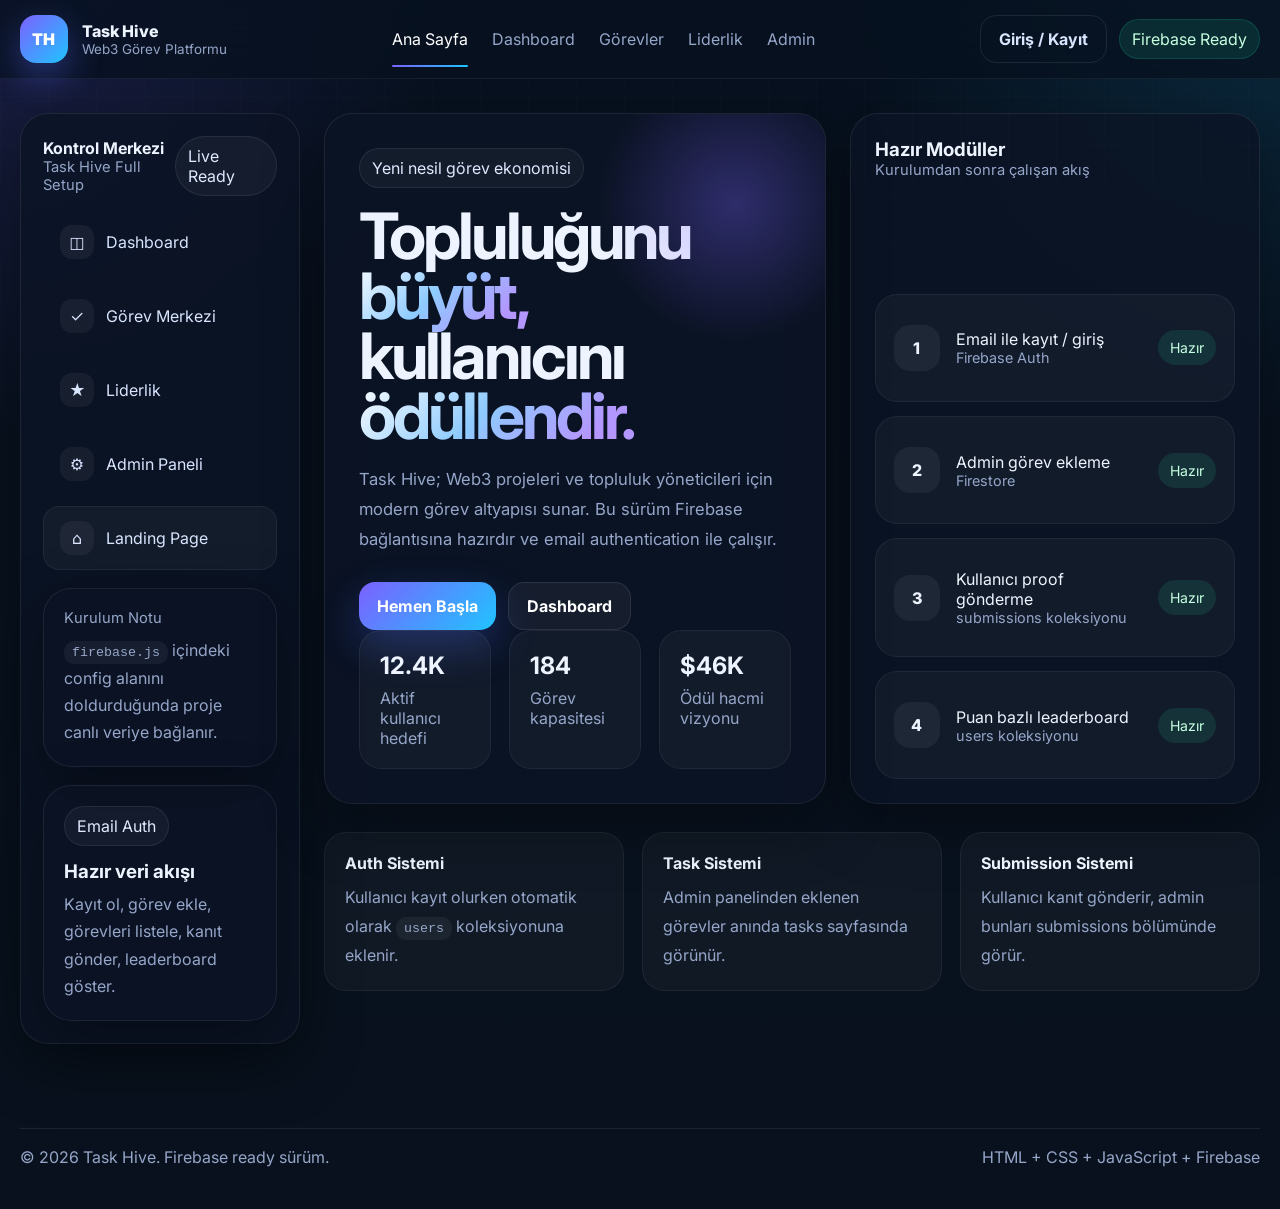
<file: index.html>
<!DOCTYPE html>
<html lang="tr">
<head>
  <meta charset="UTF-8" />
  <meta name="viewport" content="width=device-width, initial-scale=1.0" />
  <title>Task Hive | Ana Sayfa</title>
  <link rel="preconnect" href="https://fonts.googleapis.com">
  <link rel="preconnect" href="https://fonts.gstatic.com" crossorigin>
  <link href="https://fonts.googleapis.com/css2?family=Inter:wght@400;500;600;700;800;900&display=swap" rel="stylesheet">
  <link rel="stylesheet" href="style.css" />
</head>
<body>

<header class="topbar">
  <div class="container topbar-inner">
    <a class="brand" href="index.html">
      <div class="logo">TH</div>
      <div>
        <div style="font-weight:800">Task Hive</div>
        <div class="muted" style="font-size:.84rem">Web3 Görev Platformu</div>
      </div>
    </a>
    <nav class="nav">
      <a class="active" href="index.html">Ana Sayfa</a>
      <a class="" href="dashboard.html">Dashboard</a>
      <a class="" href="tasks.html">Görevler</a>
      <a class="" href="leaderboard.html">Liderlik</a>
      <a class="" href="admin.html">Admin</a>
    </nav>
    <div class="actions">
      <a class="btn-ghost" href="auth.html">Giriş / Kayıt</a>
      <span class="wallet-chip">Firebase Ready</span>
    </div>
  </div>
</header>

  <div class="container page">
    <div class="layout">

<aside class="sidebar">
  <div style="display:flex;justify-content:space-between;align-items:center">
    <div>
      <strong>Kontrol Merkezi</strong>
      <div class="muted" style="font-size:.92rem">Task Hive Full Setup</div>
    </div>
    <span class="pill">Live Ready</span>
  </div>
  <div class="menu">
    <a class="" href="dashboard.html"><span class="icon">◫</span><span>Dashboard</span></a>
    <a class="" href="tasks.html"><span class="icon">✓</span><span>Görev Merkezi</span></a>
    <a class="" href="leaderboard.html"><span class="icon">★</span><span>Liderlik</span></a>
    <a class="" href="admin.html"><span class="icon">⚙</span><span>Admin Paneli</span></a>
    <a class="active" href="index.html"><span class="icon">⌂</span><span>Landing Page</span></a>
  </div>
  <div class="wallet-box" style="margin-top:18px">
    <div class="muted" style="font-size:.92rem">Kurulum Notu</div>
    <p class="muted" style="margin-top:10px;line-height:1.7">
      <small class="code">firebase.js</small> içindeki config alanını doldurduğunda proje canlı veriye bağlanır.
    </p>
  </div>
  <div class="promo-box" style="margin-top:18px">
    <div class="badge">Email Auth</div>
    <h3 style="margin:14px 0 8px">Hazır veri akışı</h3>
    <p class="muted" style="line-height:1.7">Kayıt ol, görev ekle, görevleri listele, kanıt gönder, leaderboard göster.</p>
  </div>
</aside>

      <main>
<section class="hero">
  <div class="hero-card">
    <div>
      <span class="pill">Yeni nesil görev ekonomisi</span>
      <h1>Topluluğunu <span class="gradient">büyüt,</span><br>kullanıcını <span class="gradient">ödüllendir.</span></h1>
      <p>Task Hive; Web3 projeleri ve topluluk yöneticileri için modern görev altyapısı sunar. Bu sürüm Firebase bağlantısına hazırdır ve email authentication ile çalışır.</p>
      <div class="hero-actions">
        <a class="btn" href="auth.html">Hemen Başla</a>
        <a class="btn-secondary" href="dashboard.html">Dashboard</a>
      </div>
    </div>
    <div class="stat-grid">
      <div class="stat-card"><strong>12.4K</strong><span class="muted">Aktif kullanıcı hedefi</span></div>
      <div class="stat-card"><strong>184</strong><span class="muted">Görev kapasitesi</span></div>
      <div class="stat-card"><strong>$46K</strong><span class="muted">Ödül hacmi vizyonu</span></div>
    </div>
  </div>
  <div class="preview">
    <div>
      <h3>Hazır Modüller</h3>
      <div class="muted" style="font-size:.92rem">Kurulumdan sonra çalışan akış</div>
    </div>
    <div class="list">
      <div class="list-item"><div class="rank">1</div><div><div class="task-title">Email ile kayıt / giriş</div><div class="meta"><span>Firebase Auth</span></div></div><div class="reward"><span class="status live">Hazır</span></div></div>
      <div class="list-item"><div class="rank">2</div><div><div class="task-title">Admin görev ekleme</div><div class="meta"><span>Firestore</span></div></div><div class="reward"><span class="status live">Hazır</span></div></div>
      <div class="list-item"><div class="rank">3</div><div><div class="task-title">Kullanıcı proof gönderme</div><div class="meta"><span>submissions koleksiyonu</span></div></div><div class="reward"><span class="status live">Hazır</span></div></div>
      <div class="list-item"><div class="rank">4</div><div><div class="task-title">Puan bazlı leaderboard</div><div class="meta"><span>users koleksiyonu</span></div></div><div class="reward"><span class="status live">Hazır</span></div></div>
    </div>
  </div>
</section>
<section style="margin-top:28px">
  <div class="grid-3">
    <div class="mini-card"><strong>Auth Sistemi</strong><p class="muted" style="margin-top:10px;line-height:1.8">Kullanıcı kayıt olurken otomatik olarak <small class="code">users</small> koleksiyonuna eklenir.</p></div>
    <div class="mini-card"><strong>Task Sistemi</strong><p class="muted" style="margin-top:10px;line-height:1.8">Admin panelinden eklenen görevler anında tasks sayfasında görünür.</p></div>
    <div class="mini-card"><strong>Submission Sistemi</strong><p class="muted" style="margin-top:10px;line-height:1.8">Kullanıcı kanıt gönderir, admin bunları submissions bölümünde görür.</p></div>
  </div>
</section>
</main>
    </div>
  </div>
  <footer class="footer">
    <div class="container footer-row">
      <div>© 2026 Task Hive. Firebase ready sürüm.</div>
      <div>HTML + CSS + JavaScript + Firebase</div>
    </div>
  </footer>
  <script src="app.js"></script>

</body>
</html>
</file>
<file: style.css>
:root{
  --bg:#07111f;
  --bg2:#0b1629;
  --panel:rgba(12,20,37,.82);
  --panel2:#0f1b31;
  --text:#eef4ff;
  --muted:#96a6c9;
  --line:rgba(255,255,255,.08);
  --primary:#7b61ff;
  --primary2:#20c4ff;
  --success:#22d39b;
  --warning:#ffbf66;
  --danger:#ff6b84;
  --shadow:0 20px 60px rgba(0,0,0,.34);
  --radius-xl:28px;
  --radius-lg:22px;
  --radius-md:16px;
  --container:1240px;
}
*{box-sizing:border-box;margin:0;padding:0}
html{scroll-behavior:smooth}
body{
  font-family:Inter,ui-sans-serif,system-ui,-apple-system,BlinkMacSystemFont,"Segoe UI",sans-serif;
  color:var(--text);
  background:
    radial-gradient(circle at 0% 0%, rgba(123,97,255,.16), transparent 25%),
    radial-gradient(circle at 100% 0%, rgba(32,196,255,.13), transparent 24%),
    linear-gradient(180deg,var(--bg),#08111d 100%);
  min-height:100vh;overflow-x:hidden
}
body::before{
  content:"";position:fixed;inset:0;pointer-events:none;
  background-image:
    linear-gradient(rgba(255,255,255,.025) 1px, transparent 1px),
    linear-gradient(90deg, rgba(255,255,255,.025) 1px, transparent 1px);
  background-size:48px 48px;
  mask-image:linear-gradient(to bottom, rgba(0,0,0,.55), transparent 85%);
}
a{text-decoration:none;color:inherit}
img{max-width:100%;display:block}
button,input,select,textarea{font:inherit}
button{border:none;cursor:pointer}
.container{width:min(calc(100% - 32px), var(--container));margin:0 auto}
.topbar{
  position:sticky;top:0;z-index:40;
  backdrop-filter:blur(18px);
  background:rgba(7,17,31,.78);
  border-bottom:1px solid rgba(255,255,255,.06)
}
.topbar-inner{
  min-height:78px;display:flex;align-items:center;justify-content:space-between;gap:20px
}
.brand{display:flex;align-items:center;gap:14px}
.logo{
  width:48px;height:48px;border-radius:16px;display:grid;place-items:center;
  background:linear-gradient(135deg,var(--primary),var(--primary2));
  box-shadow:0 14px 34px rgba(93,106,255,.38);
  font-weight:900;color:#fff;letter-spacing:.02em
}
.nav{display:flex;gap:24px;color:var(--muted)}
.nav a{padding:8px 0;position:relative}
.nav a:hover,.nav a.active{color:#fff}
.nav a.active::after{
  content:"";position:absolute;left:0;right:0;bottom:-10px;height:2px;border-radius:999px;
  background:linear-gradient(90deg,var(--primary),var(--primary2))
}
.actions{display:flex;align-items:center;gap:12px}
.btn,.btn-secondary,.btn-ghost,.chip-btn{
  display:inline-flex;align-items:center;justify-content:center;gap:10px;
  border-radius:16px;padding:13px 18px;font-weight:700;transition:.25s ease
}
.btn{
  color:#fff;background:linear-gradient(135deg,var(--primary),var(--primary2));
  box-shadow:0 16px 40px rgba(70,105,255,.3)
}
.btn-secondary{color:#fff;background:rgba(255,255,255,.05);border:1px solid rgba(255,255,255,.09)}
.btn-ghost{color:#d8e5ff;background:transparent;border:1px solid rgba(255,255,255,.09)}
.btn:hover,.btn-secondary:hover,.btn-ghost:hover,.chip-btn:hover{transform:translateY(-1px)}
.page{padding:34px 0 60px}
.layout{display:grid;grid-template-columns:280px 1fr;gap:24px}
.sidebar,.panel,.hero-card,.preview,.auth-showcase,.auth-card,.wallet-box,.promo-box{
  background:var(--panel);border:1px solid var(--line);border-radius:28px;box-shadow:var(--shadow)
}
.sidebar{padding:22px;position:sticky;top:98px;align-self:start}
.menu{display:grid;gap:10px;margin-top:14px}
.menu a{
  display:flex;align-items:center;gap:12px;padding:14px 16px;border-radius:16px;
  color:#d9e5ff;background:transparent;border:1px solid transparent
}
.menu a.active,.menu a:hover{background:rgba(255,255,255,.04);border-color:rgba(255,255,255,.06)}
.icon{width:34px;height:34px;border-radius:12px;display:grid;place-items:center;background:rgba(255,255,255,.05)}
.wallet-box,.promo-box{padding:20px}
.wallet-chip,.pill,.tag,.status,.badge{
  display:inline-flex;align-items:center;gap:8px;border-radius:999px;padding:9px 12px
}
.wallet-chip{background:rgba(32,211,155,.12);color:#c6ffdf;border:1px solid rgba(32,211,155,.18)}
.pill,.tag,.badge{background:rgba(255,255,255,.04);border:1px solid rgba(255,255,255,.08);color:#dfe9ff}
.muted{color:var(--muted)}
.hero{display:grid;grid-template-columns:1.1fr .9fr;gap:24px}
.hero-card{
  padding:34px;min-height:560px;position:relative;overflow:hidden;
  display:flex;flex-direction:column;justify-content:space-between
}
.hero-card::after{
  content:"";position:absolute;right:-60px;top:-60px;width:300px;height:300px;border-radius:50%;
  background:radial-gradient(circle, rgba(123,97,255,.33), transparent 65%)
}
.hero h1{
  font-size:clamp(2.5rem,5vw,4.8rem);line-height:.94;max-width:10ch;
  letter-spacing:-.045em;margin:18px 0
}
.gradient{
  background:linear-gradient(135deg,#fff,#8ecbff 45%,#b496ff 82%);
  -webkit-background-clip:text;background-clip:text;color:transparent
}
.hero p{color:var(--muted);font-size:1.04rem;line-height:1.8;max-width:60ch}
.hero-actions{display:flex;gap:12px;flex-wrap:wrap;margin-top:28px}
.stat-grid,.grid-4,.grid-3{display:grid;gap:18px}
.stat-grid{grid-template-columns:repeat(3,1fr)}
.grid-4{grid-template-columns:repeat(4,1fr)}
.grid-3{grid-template-columns:repeat(3,1fr)}
.grid-2{display:grid;grid-template-columns:1.1fr .9fr;gap:24px}
.stat-card,.metric-card,.mini-card,.task-item,.leader-item,.list-item,.notice-card{
  background:rgba(255,255,255,.035);border:1px solid rgba(255,255,255,.06);border-radius:22px
}
.stat-card,.metric-card,.mini-card,.notice-card{padding:20px}
.stat-card strong,.metric-card strong{display:block;font-size:1.5rem;margin-bottom:8px}
.preview{padding:24px;display:grid;gap:18px;min-height:560px}
.progress-card,.chart-card{
  border-radius:22px;background:linear-gradient(180deg, rgba(255,255,255,.05), rgba(255,255,255,.025));
  border:1px solid rgba(255,255,255,.06);padding:18px
}
.bar{width:100%;height:12px;border-radius:999px;background:rgba(255,255,255,.08);overflow:hidden}
.bar>span{display:block;height:100%;width:72%;background:linear-gradient(90deg,var(--primary),var(--primary2))}
.spark{
  height:120px;border-radius:18px;
  background:linear-gradient(180deg, rgba(123,97,255,.18), rgba(32,196,255,.05)), rgba(255,255,255,.02)
}
.spark svg{width:100%;height:100%}
.section-title{display:flex;justify-content:space-between;align-items:end;gap:16px;margin-bottom:22px}
.section-title h1,.section-title h2{letter-spacing:-.03em}
.section-title h1{font-size:clamp(2rem,4vw,3.2rem)}
.section-title h2{font-size:clamp(1.5rem,3vw,2.3rem)}
.section-title p{color:var(--muted);max-width:65ch;line-height:1.7;margin-top:8px}
.panel{overflow:hidden}
.panel-head{padding:24px 24px 0;display:flex;justify-content:space-between;align-items:center;gap:12px}
.panel-body{padding:24px}
.task-list,.leaderboard,.list{display:grid;gap:14px}
.task-item,.leader-item,.list-item{
  display:grid;grid-template-columns:auto 1fr auto;gap:16px;align-items:center;padding:18px
}
.task-icon,.rank,.avatar{
  width:46px;height:46px;border-radius:16px;display:grid;place-items:center;font-weight:800;background:rgba(255,255,255,.05)
}
.avatar{border-radius:50%;background:linear-gradient(135deg,var(--primary),var(--primary2));color:#fff}
.meta{display:flex;gap:14px;flex-wrap:wrap;color:var(--muted);font-size:.9rem}
.reward{text-align:right}
.reward strong{display:block;font-size:1.02rem}
.reward span{color:var(--muted);font-size:.88rem}
.reward-actions{display:grid;gap:10px;margin-top:12px;min-width:160px}
.reward-actions .btn,.reward-actions .btn-ghost{width:100%;padding:12px 14px}
.submission-card{grid-template-columns:auto minmax(0,1fr) auto!important;align-items:start!important}
.submission-card .submission-content{min-width:0}
.submission-links{margin-top:8px;line-height:1.7;word-break:break-word}
.submission-links a{color:#9fd0ff;text-decoration:underline}
.filter-row{display:flex;gap:10px;flex-wrap:wrap}
.chip-btn{background:rgba(255,255,255,.04);color:#dbe6ff;border:1px solid rgba(255,255,255,.06)}
.chip-btn.active{background:rgba(123,97,255,.15);border-color:rgba(123,97,255,.28);color:#fff}
.search{position:relative}
.search input{
  width:100%;padding:15px 16px 15px 48px;border-radius:18px;
  border:1px solid rgba(255,255,255,.08);background:rgba(255,255,255,.04);color:#fff
}
.search span{position:absolute;left:16px;top:50%;transform:translateY(-50%);color:var(--muted)}
.table-wrap{overflow:auto;border-radius:22px;border:1px solid rgba(255,255,255,.06);background:rgba(255,255,255,.02)}
table{width:100%;border-collapse:collapse;min-width:760px}
th,td{padding:16px 18px;text-align:left;border-bottom:1px solid rgba(255,255,255,.06)}
th{color:#bfd0f4;background:rgba(255,255,255,.025)}
.status.live{background:rgba(32,211,155,.12);color:#c7ffe2}
.status.review{background:rgba(255,191,102,.12);color:#ffe1af}
.status.closed{background:rgba(255,107,132,.12);color:#ffc9d3}
.form-grid{display:grid;gap:16px}
.split{display:grid;grid-template-columns:1fr 1fr;gap:16px}
.input-row{display:grid;gap:8px}
label{font-weight:600;color:#dbe7ff;font-size:.94rem}
input,select,textarea{
  width:100%;padding:15px 16px;border-radius:16px;
  border:1px solid rgba(255,255,255,.08);background:rgba(255,255,255,.03);color:#fff;outline:none
}
textarea{min-height:130px;resize:vertical}
input::placeholder,textarea::placeholder{color:#8fa2c9}
input:focus,select:focus,textarea:focus{border-color:rgba(123,97,255,.56);box-shadow:0 0 0 4px rgba(123,97,255,.14)}
.notice{
  padding:16px 18px;border-radius:18px;border:1px solid rgba(255,255,255,.06);
  background:rgba(255,255,255,.03);color:#dfeaff
}
.notice.success{background:rgba(34,211,155,.1);color:#c6ffe2;border-color:rgba(34,211,155,.18)}
.notice.error{background:rgba(255,107,132,.1);color:#ffd0d8;border-color:rgba(255,107,132,.18)}
.auth-shell{min-height:100vh;display:grid;place-items:center;padding:32px}
.auth-wrap{width:min(1100px,100%);display:grid;grid-template-columns:1fr 460px;gap:24px}
.auth-showcase{padding:34px;display:flex;flex-direction:column;justify-content:space-between;min-height:720px}
.auth-card{padding:28px}
.auth-tabs{display:flex;gap:10px;margin-bottom:20px}
.auth-tabs button{
  flex:1;padding:14px 16px;border-radius:16px;
  background:rgba(255,255,255,.04);color:#d8e5ff;border:1px solid rgba(255,255,255,.06)
}
.auth-tabs button.active{background:rgba(123,97,255,.15);border-color:rgba(123,97,255,.3);color:#fff}
.footer{padding:24px 0 42px;color:var(--muted)}
.footer-row{
  display:flex;justify-content:space-between;gap:16px;flex-wrap:wrap;
  border-top:1px solid rgba(255,255,255,.08);padding-top:18px
}
.hide{display:none!important}
.empty-state{padding:28px;text-align:center;color:var(--muted);border:1px dashed rgba(255,255,255,.12);border-radius:22px}
small.code{
  font-family:ui-monospace,SFMono-Regular,Menlo,Monaco,Consolas,monospace;
  background:rgba(255,255,255,.05);padding:4px 8px;border-radius:10px
}
@media (max-width:1120px){
  .layout,.hero,.grid-2,.auth-wrap{grid-template-columns:1fr}
  .sidebar{position:static}
  .preview,.hero-card,.auth-showcase{min-height:auto}
  .grid-4{grid-template-columns:repeat(2,1fr)}
}
@media (max-width:760px){
  .nav{display:none}
  .actions .btn-ghost{display:none}
  .stat-grid,.grid-3,.grid-4,.split{grid-template-columns:1fr}
  .task-item,.leader-item,.list-item,.submission-card{grid-template-columns:1fr!important}
  .reward{text-align:left}
  .reward-actions{min-width:0;width:100%}
  .section-title{align-items:flex-start;flex-direction:column}
}

.chip-btn:disabled,.btn:disabled,.btn-ghost:disabled{
  opacity:.55;
  cursor:not-allowed;
  transform:none!important;
}
</file>
